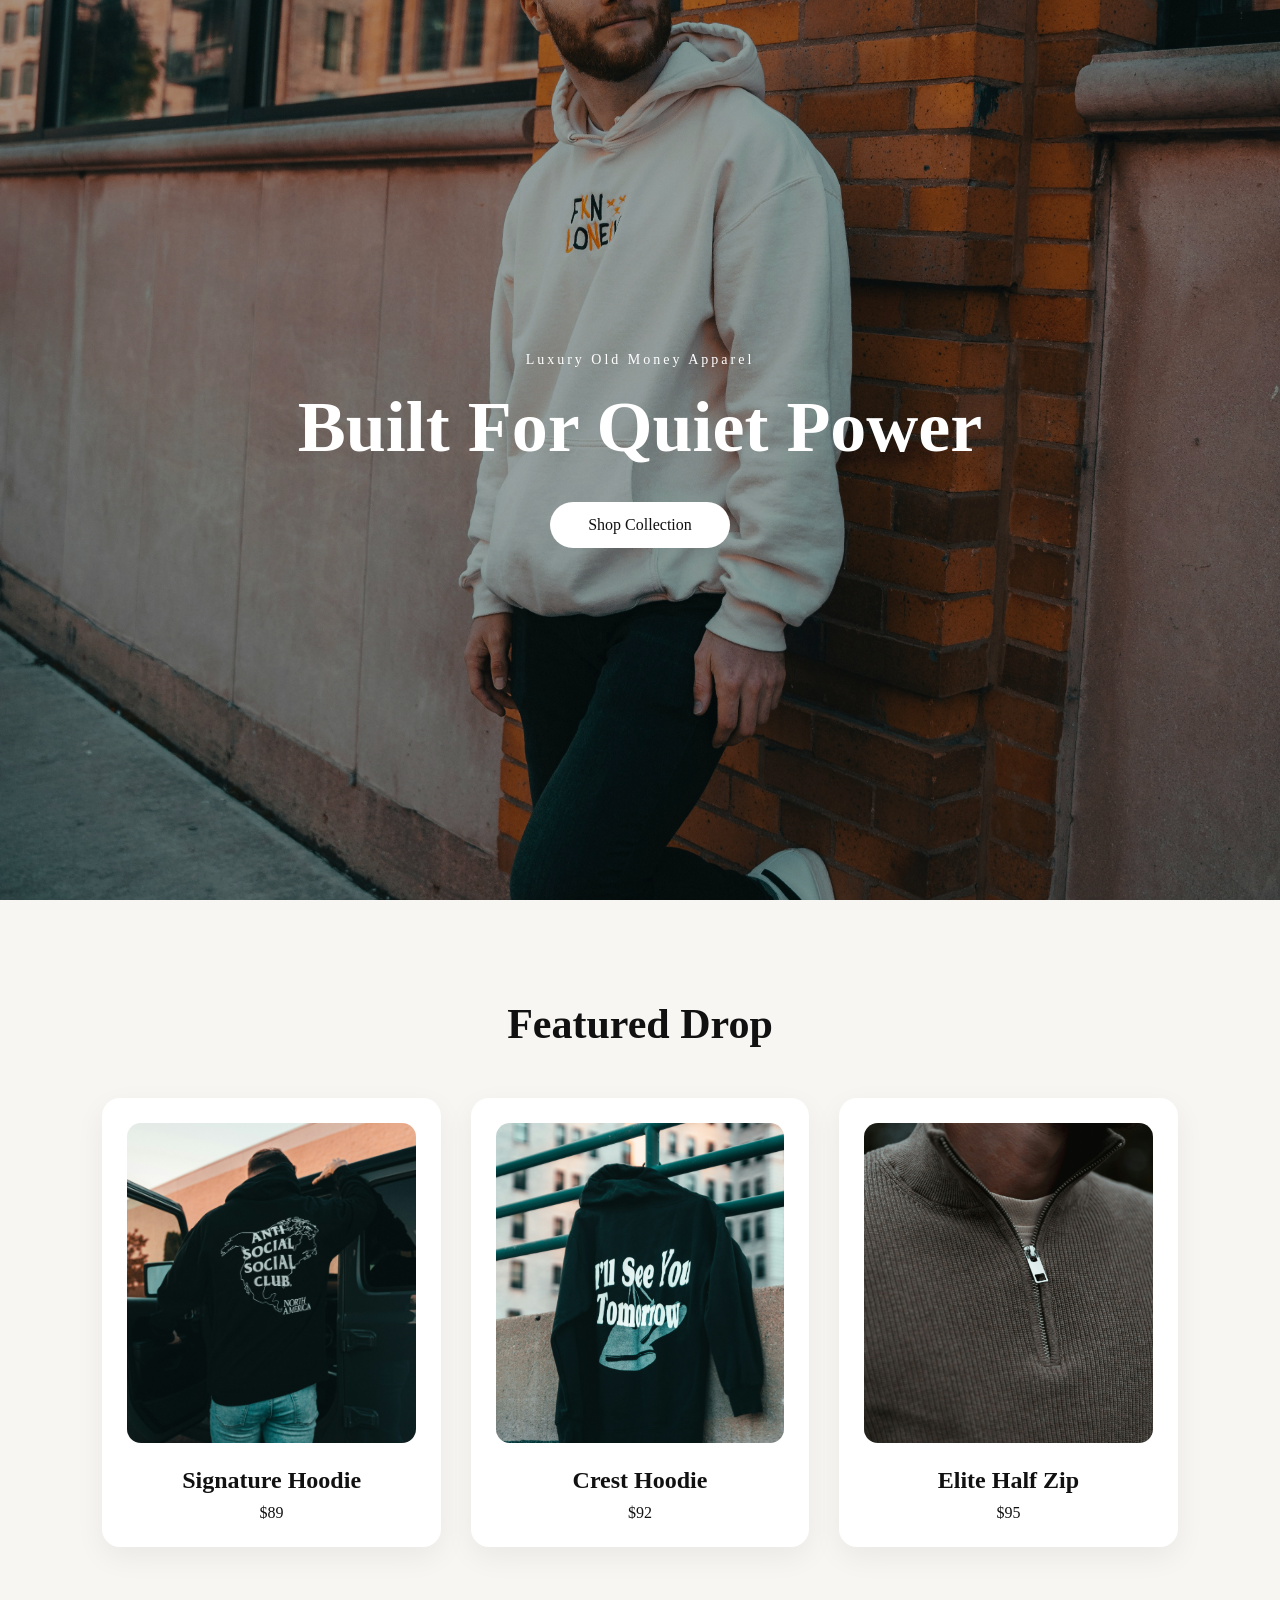
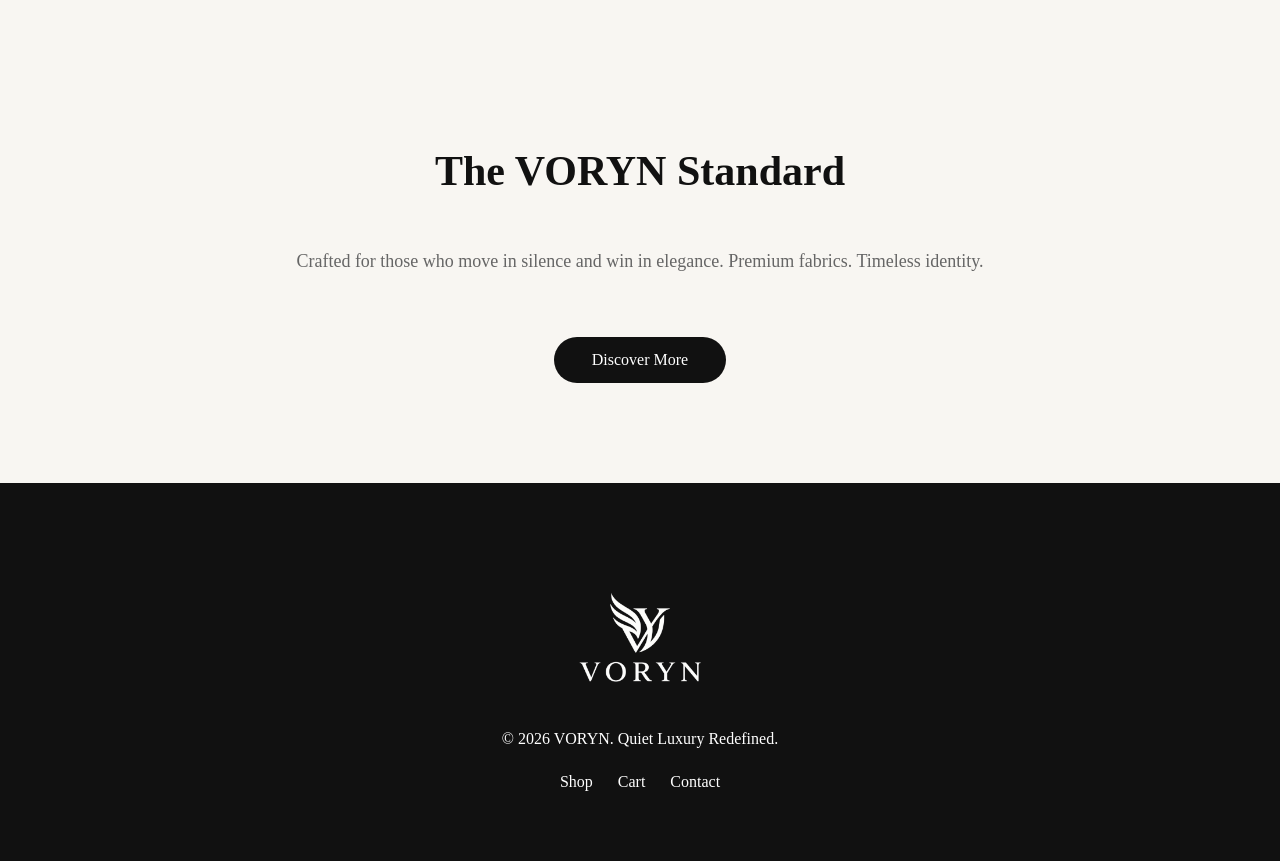
<file: voryn-website/index.html>
<!DOCTYPE html>
<html lang="en">
<head>
  <meta charset="UTF-8" />
  <meta name="viewport" content="width=device-width, initial-scale=1.0" />
  <title>VORYN | Luxury Streetwear</title>
  <link rel="stylesheet" href="index.css" />
</head>
<body>

  <!-- Loader -->
  <div class="loader">
    <img src="assets/logo-black.png" alt="VORYN Logo">
  </div>

  <!-- Header -->
  <header>
    <div class="logo">
      <img src="assets/logo-black.png" alt="VORYN">
    </div>

    <nav>
      <a href="index.html">Home</a>
      <a href="shop.html">Shop</a>
      <a href="account.html">Account</a>
      <a href="cart.html">Cart (<span id="cartCount">0</span>)</a>
    </nav>

    <div class="menu-btn">☰</div>
  </header>

  <!-- Hero Section -->
  <section class="hero">
    <div class="overlay"></div>

    <div class="hero-content">
      <p class="mini-text">Luxury Old Money Apparel</p>
      <h1>Built For Quiet Power</h1>
      <a href="shop.html" class="btn">Shop Collection</a>
    </div>
  </section>

  <!-- Featured Products -->
  <section class="featured">
    <h2>Featured Drop</h2>

    <div class="products">

    <a href="product.html?id=1" class="card">
        <img src="assets/hoodie1.png" alt="">
        <h3>Signature Hoodie</h3>
        <p>$89</p>
    </a>

    <a href="product.html?id=2" class="card">
        <img src="assets/hoodie2.png" alt="">
        <h3>Crest Hoodie</h3>
        <p>$92</p>
    </a>

    <a href="product.html?id=3" class="card">
        <img src="assets/halfzip1.png" alt="">
        <h3>Elite Half Zip</h3>
        <p>$95</p>
    </a>

    </div>
  </section>

  <!-- Brand Story -->
  <section class="about-preview">
    <h2>The VORYN Standard</h2>
    <p>
      Crafted for those who move in silence and win in elegance.
      Premium fabrics. Timeless identity.
    </p>
    <a href="about.html" class="btn dark">Discover More</a>
  </section>

  <!-- Footer -->
  <footer>
    <img src="assets/logo-white.png" alt="">
    <p>© 2026 VORYN. Quiet Luxury Redefined.</p>

    <div class="footer-links">
      <a href="shop.html">Shop</a>
      <a href="cart.html">Cart</a>
      <a href="contact.html">Contact</a>
    </div>
  </footer>

  <script src="index.js"></script>
</body>
</html>
</file>
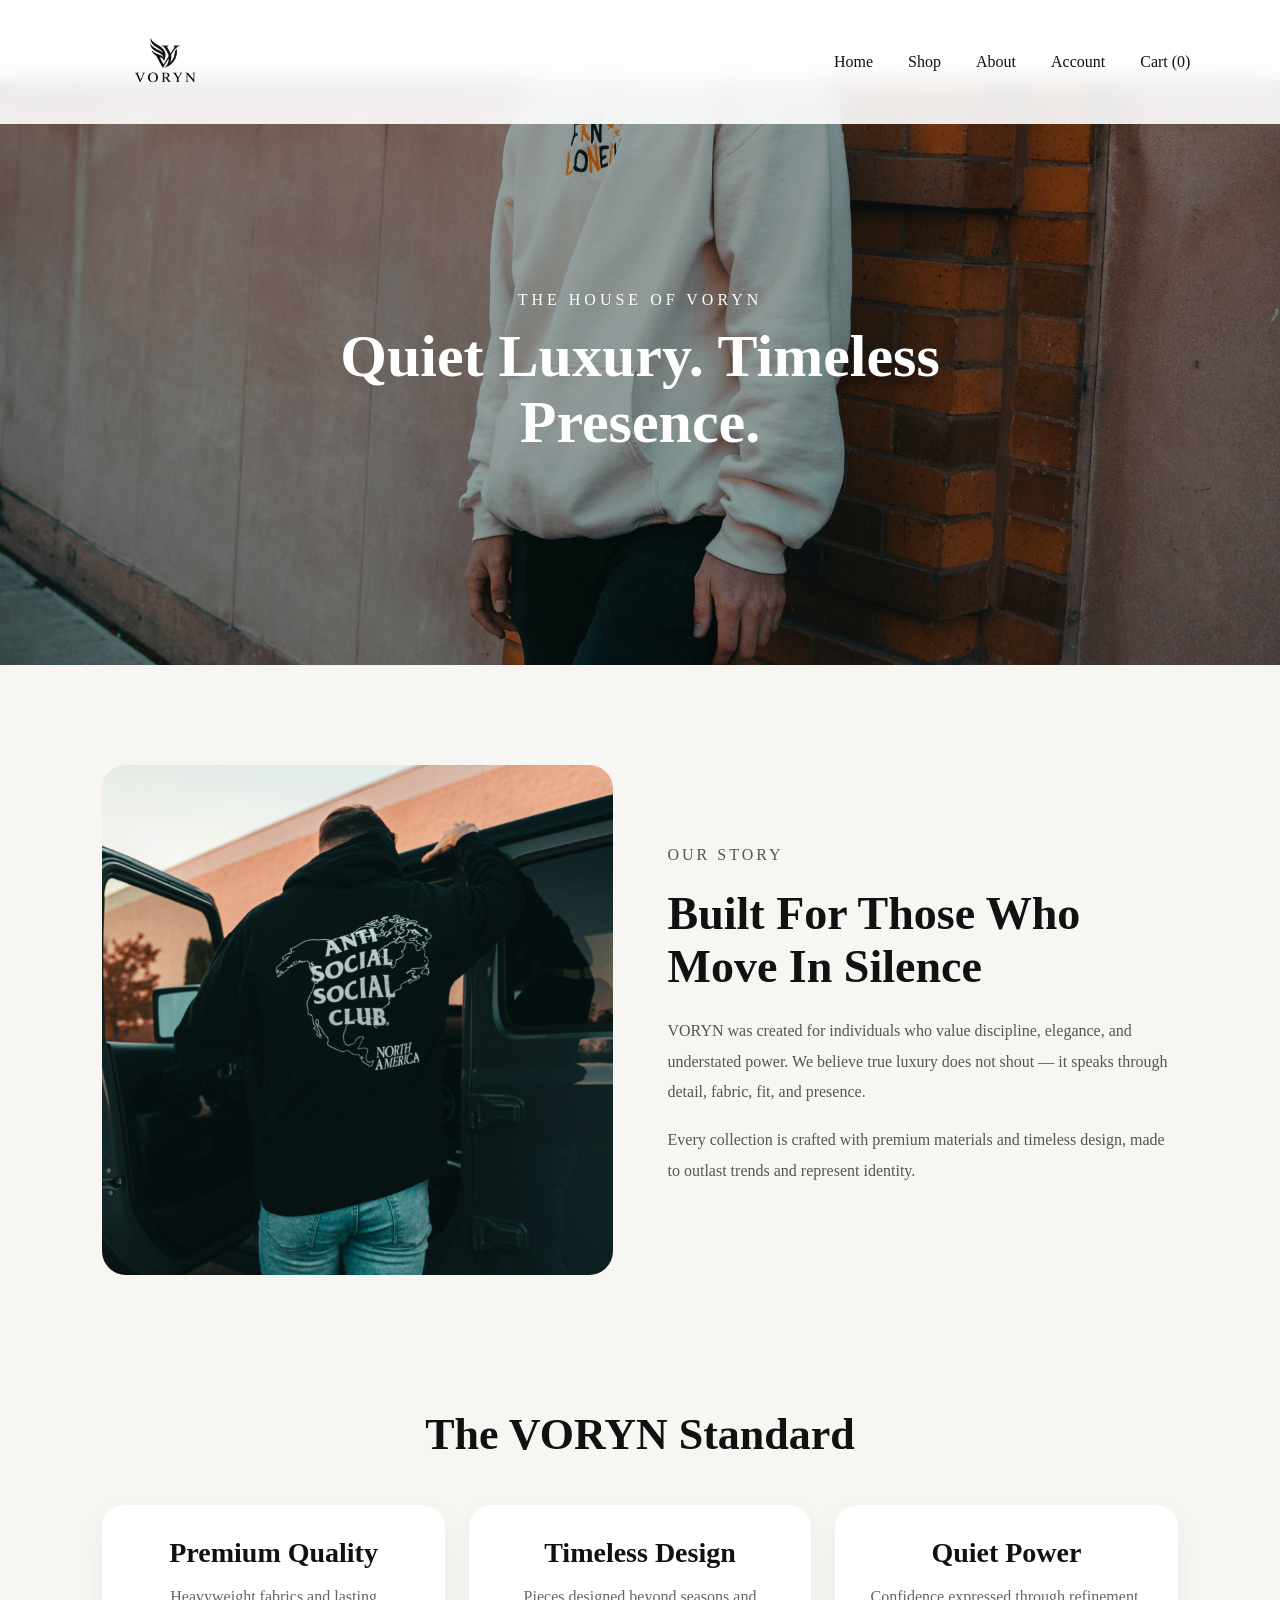
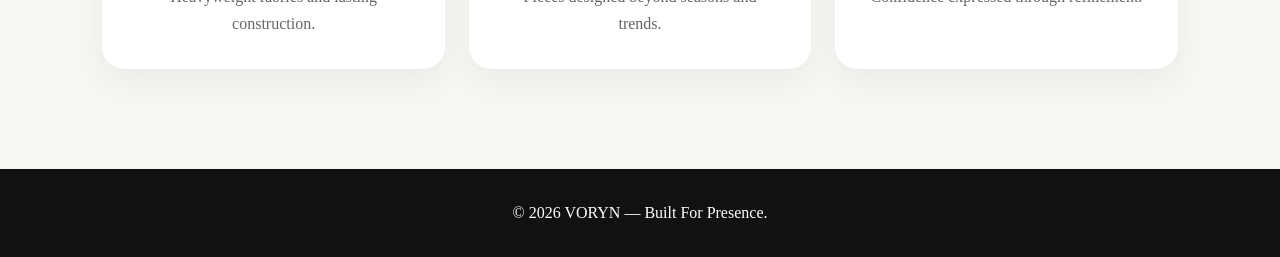
<file: voryn-website/about.html>
<!DOCTYPE html>
<html lang="en">
<head>
  <meta charset="UTF-8">
  <meta name="viewport" content="width=device-width, initial-scale=1.0">
  <title>VORYN | About</title>
  <link rel="stylesheet" href="about.css">
</head>
<body>

<header>
  <a href="index.html" class="logo">
    <img src="assets/logo-black.png" alt="VORYN">
  </a>

  <nav>
    <a href="index.html">Home</a>
    <a href="shop.html">Shop</a>
    <a href="about.html">About</a>
    <a href="account.html">Account</a>
    <a href="cart.html">Cart (<span id="cartCount">0</span>)</a>
  </nav>

  <div class="menu-btn">☰</div>
</header>

<section class="about-hero">
  <div class="overlay"></div>

  <div class="hero-content">
    <p>THE HOUSE OF VORYN</p>
    <h1>Quiet Luxury. Timeless Presence.</h1>
  </div>
</section>

<section class="story">

  <div class="story-left">
    <img src="assets/hoodie1.png" alt="">
  </div>

  <div class="story-right">
    <p class="mini">OUR STORY</p>
    <h2>Built For Those Who Move In Silence</h2>

    <p>
      VORYN was created for individuals who value discipline, elegance,
      and understated power. We believe true luxury does not shout —
      it speaks through detail, fabric, fit, and presence.
    </p>

    <p>
      Every collection is crafted with premium materials and timeless design,
      made to outlast trends and represent identity.
    </p>
  </div>

</section>

<section class="values">

  <h2>The VORYN Standard</h2>

  <div class="values-grid">

    <div class="value-card">
      <h3>Premium Quality</h3>
      <p>Heavyweight fabrics and lasting construction.</p>
    </div>

    <div class="value-card">
      <h3>Timeless Design</h3>
      <p>Pieces designed beyond seasons and trends.</p>
    </div>

    <div class="value-card">
      <h3>Quiet Power</h3>
      <p>Confidence expressed through refinement.</p>
    </div>

  </div>

</section>

<footer>
  <p>© 2026 VORYN — Built For Presence.</p>
</footer>

<script src="about.js"></script>
</body>
</html>
</file>
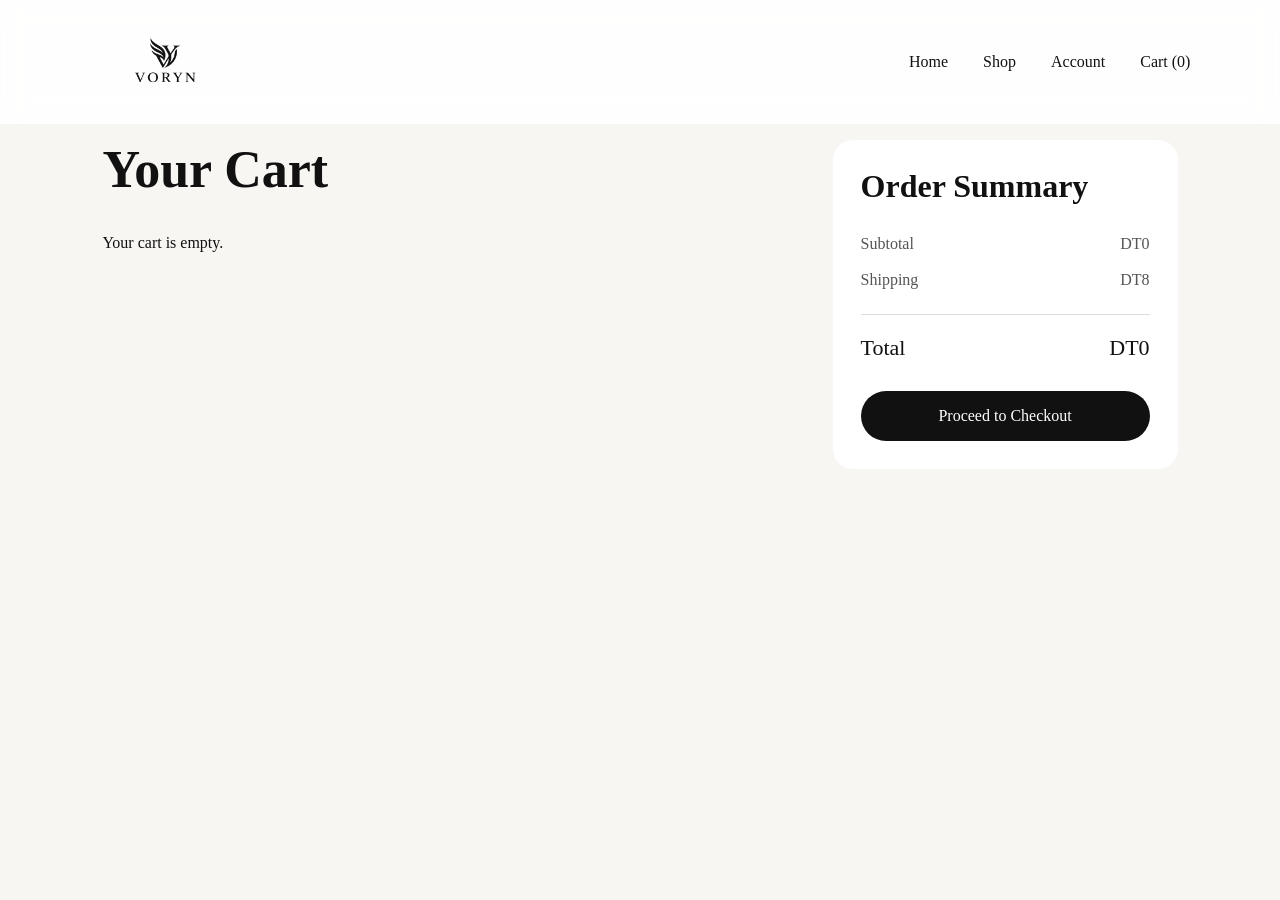
<file: voryn-website/cart.html>
<!DOCTYPE html>
<html lang="en">
<head>
  <meta charset="UTF-8">
  <meta name="viewport" content="width=device-width, initial-scale=1.0">
  <title>VORYN | Cart</title>
  <link rel="stylesheet" href="cart.css">
</head>
<body>

  <!-- Header -->
  <header>
    <a href="index.html" class="logo">
      <img src="assets/logo-black.png" alt="VORYN">
    </a>

    <nav>
      <a href="index.html">Home</a>
      <a href="shop.html">Shop</a>
      <a href="account.html">Account</a>
      <a href="cart.html">Cart (<span id="cartCount">0</span>)</a>
    </nav>

    <div class="menu-btn">☰</div>
  </header>

  <!-- Cart -->
  <section class="cart-page">

    <div class="cart-left">
      <h1>Your Cart</h1>

      <div id="cartItems"></div>
    </div>

    <div class="cart-right">
      <h2>Order Summary</h2>

      <div class="line">
        <span>Subtotal</span>
        <span>$184</span>
      </div>

      <div class="line">
        <span>Shipping</span>
        <span>DT8</span>
      </div>

      <div class="line total">
        <span>Total</span>
        <span>$196</span>
      </div>

      <a href="checkout.html" class="checkout-btn">Proceed to Checkout</a>
    </div>

  </section>

  <script src="cart.js"></script>
</body>
</html>
</file>
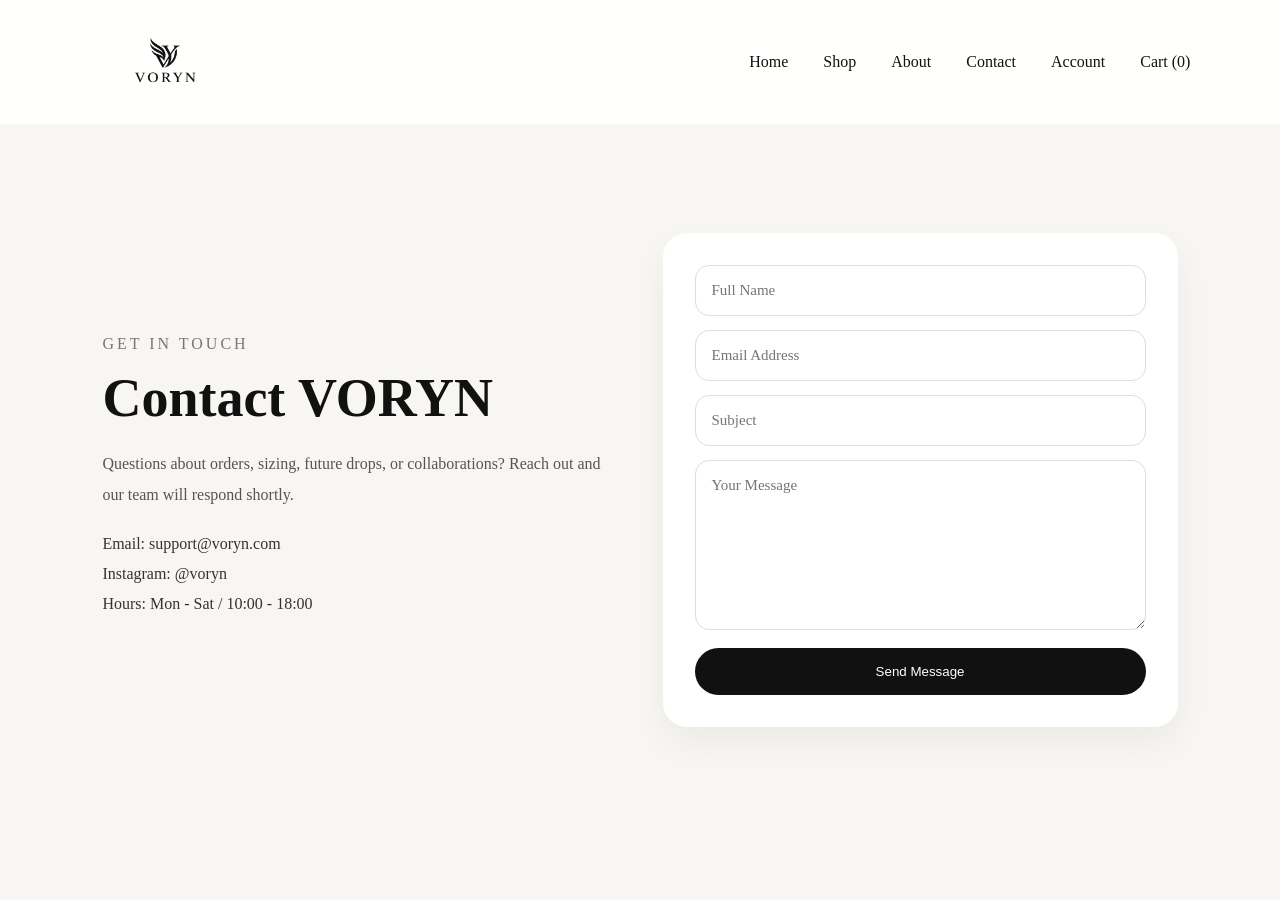
<file: voryn-website/contact.html>
<!DOCTYPE html>
<html lang="en">
<head>
  <meta charset="UTF-8">
  <meta name="viewport" content="width=device-width, initial-scale=1.0">
  <title>VORYN | Contact</title>
  <link rel="stylesheet" href="contact.css">
</head>
<body>

<header>
  <a href="index.html" class="logo">
    <img src="assets/logo-black.png" alt="VORYN">
  </a>

  <nav>
    <a href="index.html">Home</a>
    <a href="shop.html">Shop</a>
    <a href="about.html">About</a>
    <a href="contact.html">Contact</a>
    <a href="account.html">Account</a>
    <a href="cart.html">Cart (<span id="cartCount">0</span>)</a>
  </nav>

  <div class="menu-btn">☰</div>
</header>

<section class="contact-page">

  <div class="contact-left">
    <p class="mini">GET IN TOUCH</p>
    <h1>Contact VORYN</h1>

    <p class="text">
      Questions about orders, sizing, future drops, or collaborations?
      Reach out and our team will respond shortly.
    </p>

    <div class="info">
      <p>Email: support@voryn.com</p>
      <p>Instagram: @voryn</p>
      <p>Hours: Mon - Sat / 10:00 - 18:00</p>
    </div>
  </div>

  <div class="contact-right">
    <form>
      <input type="text" placeholder="Full Name" required>
      <input type="email" placeholder="Email Address" required>
      <input type="text" placeholder="Subject" required>
      <textarea placeholder="Your Message" required></textarea>

      <button type="submit">Send Message</button>
    </form>
  </div>

</section>

<script src="contact.js"></script>
</body>
</html>
</file>
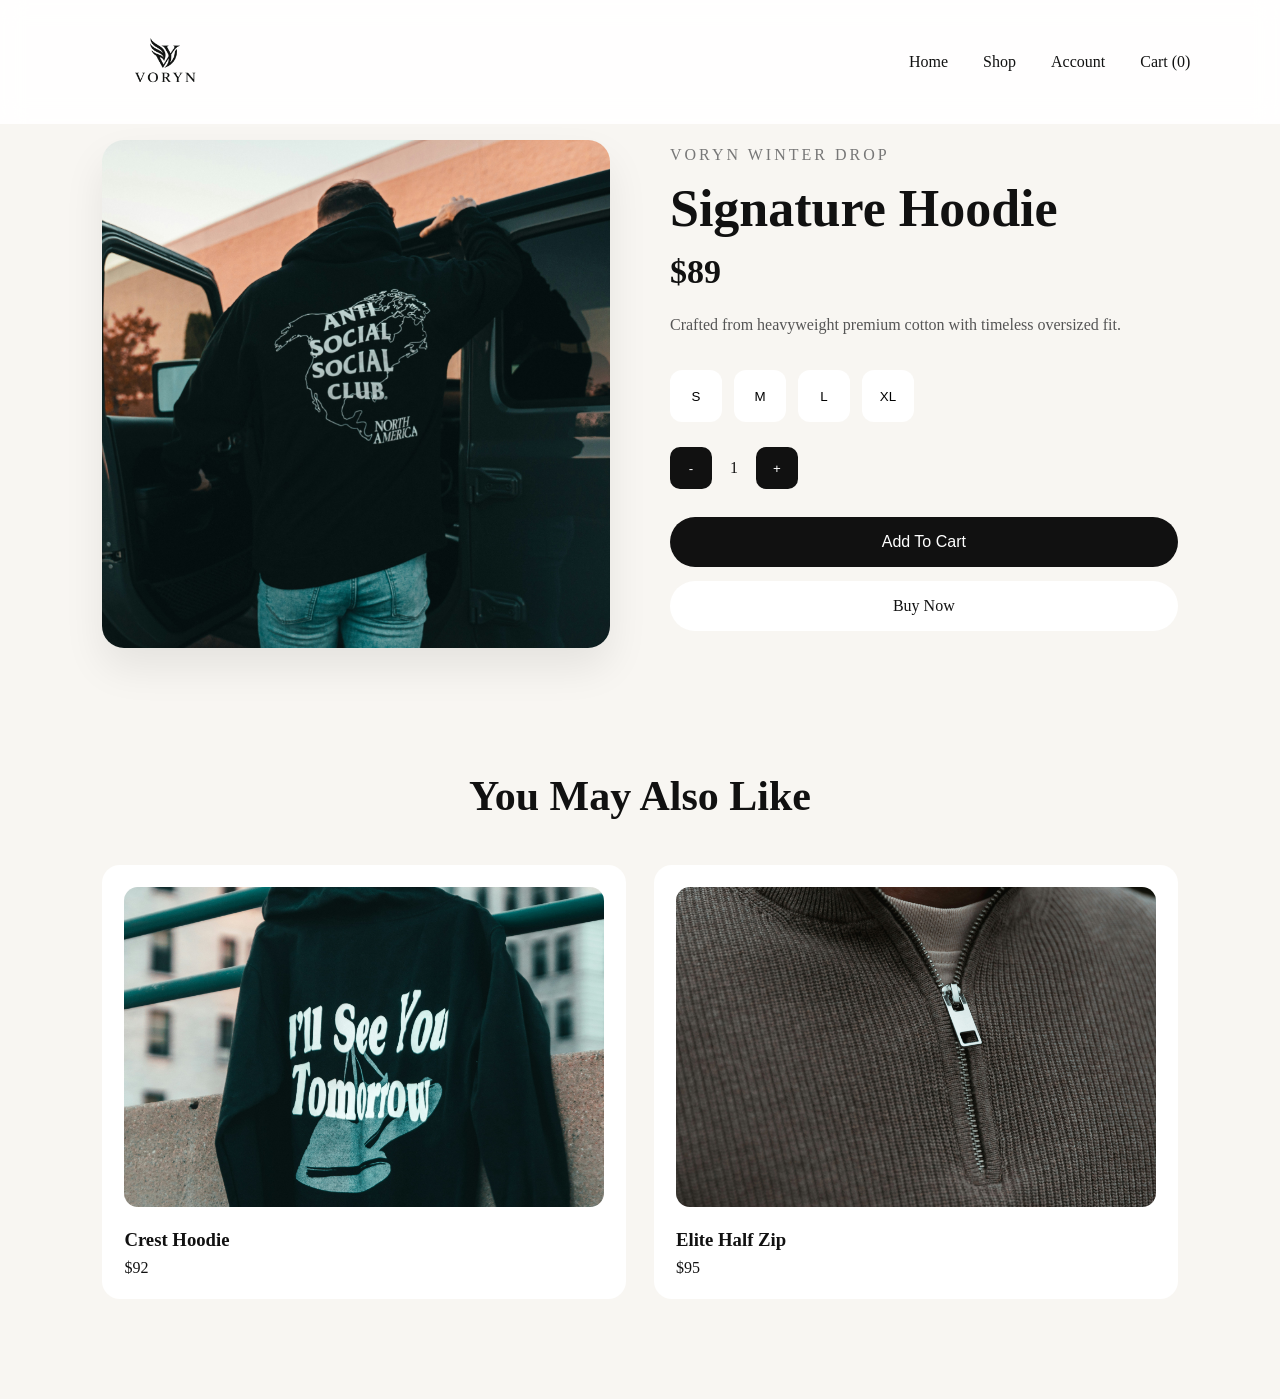
<file: voryn-website/product.html>
<!DOCTYPE html>
<html lang="en">
<head>
  <meta charset="UTF-8">
  <meta name="viewport" content="width=device-width, initial-scale=1.0">
  <title>VORYN | Product</title>
  <link rel="stylesheet" href="product.css">
</head>
<body>

  <!-- Header -->
  <header>
    <a href="index.html" class="logo">
      <img src="assets/logo-black.png" alt="VORYN">
    </a>

    <nav>
      <a href="index.html">Home</a>
      <a href="shop.html">Shop</a>
      <a href="account.html">Account</a>
      <a href="cart.html">Cart (<span id="cartCount">0</span>)</a>
    </nav>

    <div class="menu-btn">☰</div>
  </header>

  <!-- Product Section -->
  <section class="product-page">

    <div class="product-image">
      <img src="assets/hoodie1.png" alt="VORYN Hoodie">
    </div>

    <div class="product-info">
      <p class="mini">VORYN WINTER DROP</p>
      <h1>Signature Hoodie</h1>
      <h2>$89</h2>

      <p class="desc">
        Crafted from heavyweight premium cotton with a timeless oversized fit.
        Designed for silent confidence and everyday luxury.
      </p>

      <div class="sizes">
        <button>S</button>
        <button>M</button>
        <button>L</button>
        <button>XL</button>
      </div>

      <div class="qty-box">
        <button id="minus">-</button>
        <span id="qty">1</span>
        <button id="plus">+</button>
      </div>

      <button 
        class="add-cart"
        data-name="Signature Hoodie"
        data-price="89"
        data-image="assets/hoodie1.jpg">
        Add To Cart
      </button>
      <a href="checkout.html" class="buy-now">Buy Now</a>

    </div>

  </section>

  <!-- Related -->
  <section class="related">
    <h2>You May Also Like</h2>

    <div class="related-grid">

      <a href="shop.html" class="r-card">
        <img src="assets/hoodie2.png" alt="">
        <h3>Crest Hoodie</h3>
        <p>$92</p>
      </a>

      <a href="shop.html" class="r-card">
        <img src="assets/halfzip1.png" alt="">
        <h3>Elite Half Zip</h3>
        <p>$95</p>
      </a>

    </div>
  </section>

  <script src="product.js"></script>
</body>
</html>
</file>
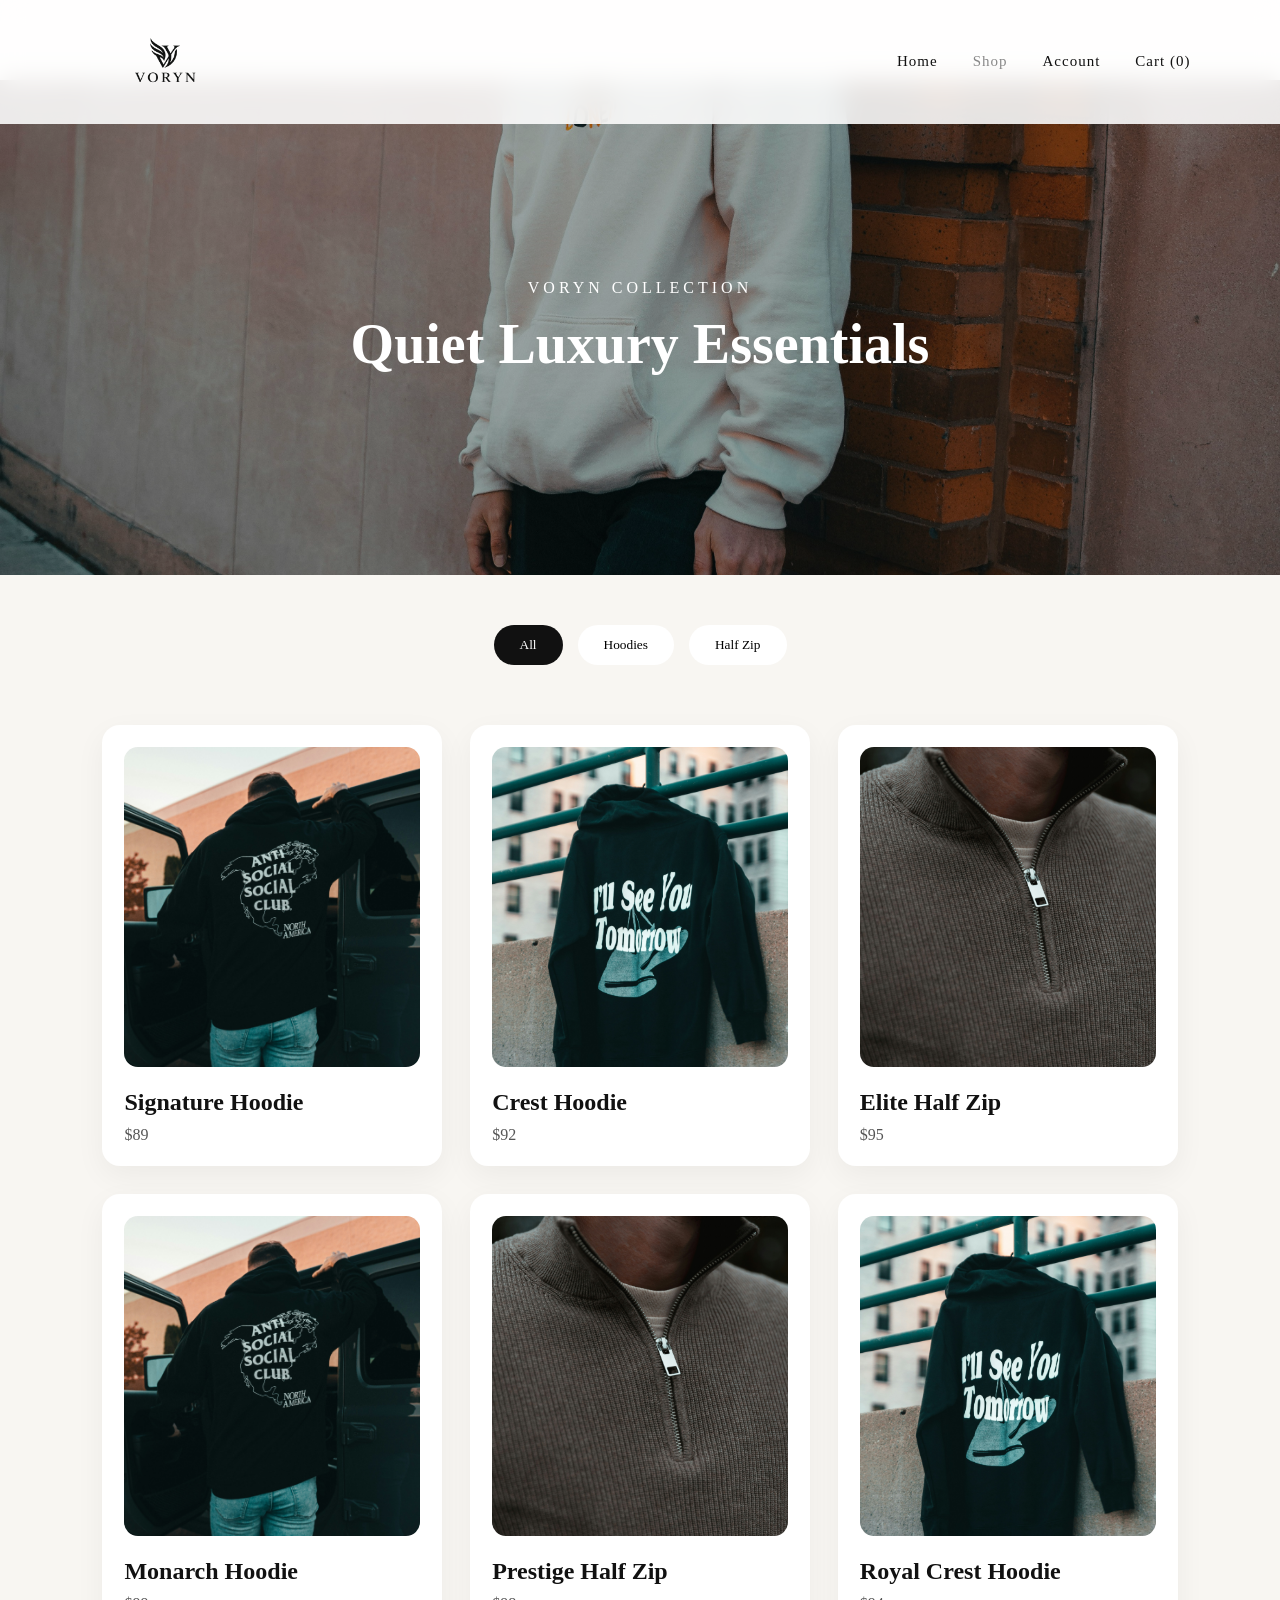
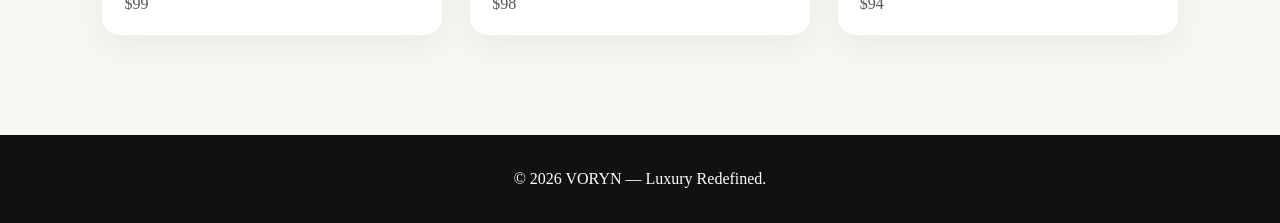
<file: voryn-website/shop.html>
<!DOCTYPE html>
<html lang="en">
<head>
  <meta charset="UTF-8">
  <meta name="viewport" content="width=device-width, initial-scale=1.0">
  <title>VORYN | Shop</title>
  <link rel="stylesheet" href="shop.css">
</head>
<body>

  <!-- Header -->
  <header>
    <a href="index.html" class="logo">
      <img src="assets/logo-black.png" alt="VORYN">
    </a>

    <nav>
      <a href="index.html">Home</a>
      <a href="shop.html" class="active">Shop</a>
      <a href="account.html">Account</a>
      <a href="cart.html">Cart (<span id="cartCount">0</span>)</a>
    </nav>

    <div class="menu-btn">☰</div>
  </header>

  <!-- Hero -->
  <section class="shop-hero">
    <div class="overlay"></div>
    <div class="hero-content">
      <p>VORYN COLLECTION</p>
      <h1>Quiet Luxury Essentials</h1>
    </div>
  </section>

  <!-- Filters -->
  <section class="filters">
    <button class="filter-btn active" data-filter="all">All</button>
    <button class="filter-btn" data-filter="hoodie">Hoodies</button>
    <button class="filter-btn" data-filter="halfzip">Half Zip</button>
  </section>

  <!-- Products -->
  <section class="shop-products">

    <a href="product.html?id=1" class="product-card hoodie">
      <img src="assets/hoodie1.png" alt="">
      <h3>Signature Hoodie</h3>
      <p>$89</p>
    </a>

    <a href="product.html?id=2" class="product-card hoodie">
      <img src="assets/hoodie2.png" alt="">
      <h3>Crest Hoodie</h3>
      <p>$92</p>
    </a>

    <a href="product.html?id=3" class="product-card halfzip">
      <img src="assets/halfzip1.png" alt="">
      <h3>Elite Half Zip</h3>
      <p>$95</p>
    </a>

    <a href="product.html?id=4" class="product-card hoodie">
      <img src="assets/hoodie1.png" alt="">
      <h3>Monarch Hoodie</h3>
      <p>$99</p>
    </a>

    <a href="product.html?id=5" class="product-card halfzip">
      <img src="assets/halfzip1.png" alt="">
      <h3>Prestige Half Zip</h3>
      <p>$98</p>
    </a>

    <a href="product.html?id=6" class="product-card hoodie">
      <img src="assets/hoodie2.png" alt="">
      <h3>Royal Crest Hoodie</h3>
      <p>$94</p>
    </a>

  </section>

  <!-- Footer -->
  <footer>
    <p>© 2026 VORYN — Luxury Redefined.</p>
  </footer>

  <script src="shop.js"></script>
</body>
</html>
</file>
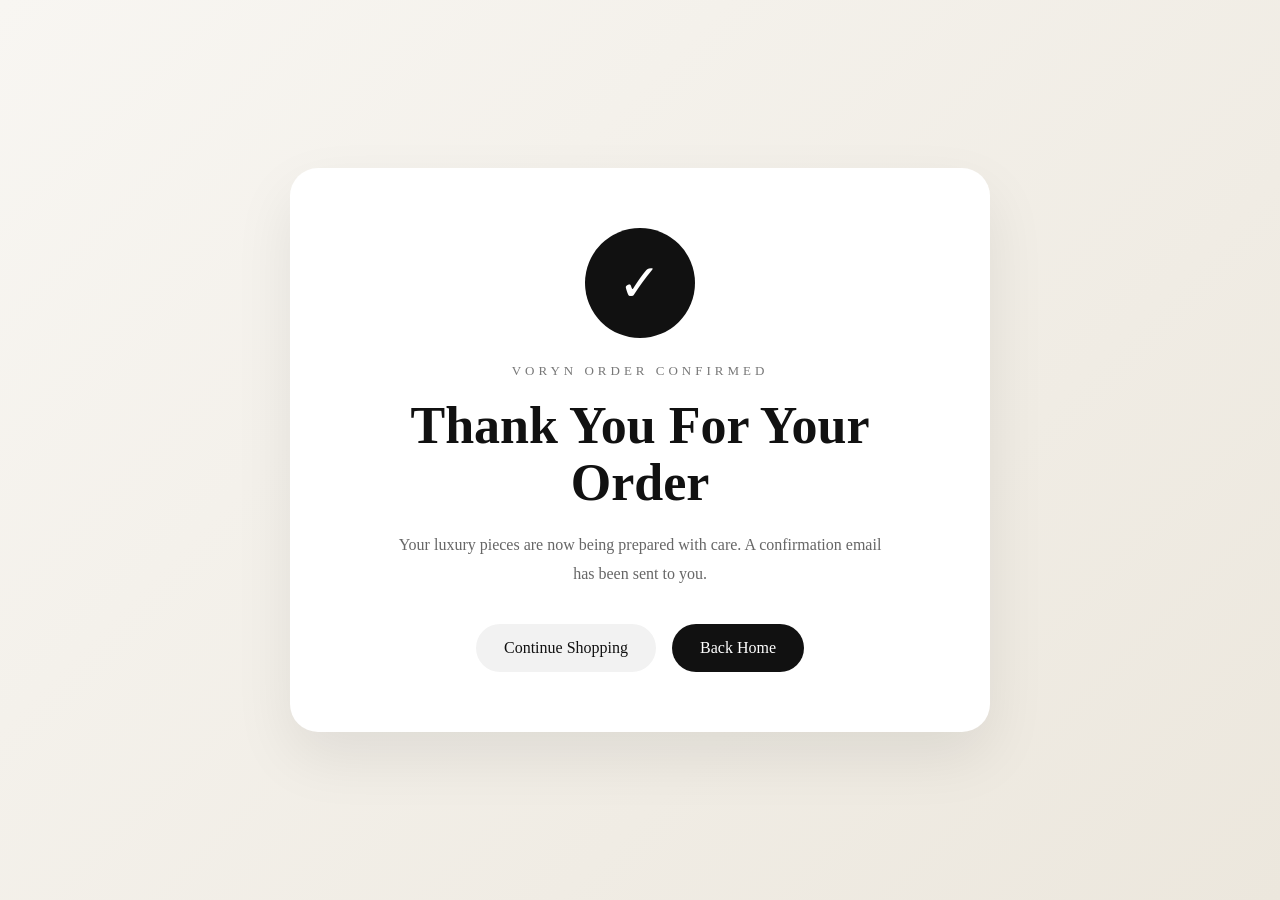
<file: voryn-website/success.html>
<!DOCTYPE html>
<html lang="en">
<head>
  <meta charset="UTF-8">
  <meta name="viewport" content="width=device-width, initial-scale=1.0">
  <title>VORYN | Order Success</title>
  <link rel="stylesheet" href="success.css">
</head>
<body>

<section class="success-page">

  <div class="success-box">
    <div class="checkmark">✓</div>

    <p class="mini">VORYN ORDER CONFIRMED</p>

    <h1>Thank You For Your Order</h1>

    <p class="text">
      Your luxury pieces are now being prepared with care.
      A confirmation email has been sent to you.
    </p>

    <div class="buttons">
      <a href="shop.html">Continue Shopping</a>
      <a href="index.html" class="dark">Back Home</a>
    </div>
  </div>

</section>

<script src="success.js"></script>
</body>
</html>
</file>
<file: voryn-website/index.css>
*{
  margin:0;
  padding:0;
  box-sizing:border-box;
}

html{
  scroll-behavior:smooth;
}

body{
  font-family:Georgia, serif;
  background:#f8f6f2;
  color:#111;
  overflow-x:hidden;
}

/* Loader */
.loader{
  position:fixed;
  inset:0;
  background:#f8f6f2;
  display:flex;
  justify-content:center;
  align-items:center;
  z-index:9999;
  transition:1s;
}

.loader img{
  width:600px;
  animation:grow 1s ease-in-out infinite alternate;
}

@keyframes grow{
  from{width: 100px;}
  to{width: 600px;}
}

/* Header */
header {
  position: fixed;
  top: 0;
  left: 0;
  width: 100%;
  padding: 10px 7%;
  display: flex;
  justify-content: space-between;
  align-items: center;
  z-index: 1000;
  background: rgba(255, 255, 255, .75);
  backdrop-filter: blur(12px);
  
  /* Initial State: Hidden */
  transform: translateY(-100%); 
  transition: transform 0.6s ease-in-out;
}

/* The class JS will add when you scroll down */
header.scrolled {
  transform: translateY(0);
}

.logo img{
  width:150px;
}

nav{
  display:flex;
  gap:35px;
}

nav a{
  text-decoration:none;
  color:#111;
  font-size:15px;
  letter-spacing:1px;
  transition:.3s;
}

nav a:hover{
  color:#777;
}

.menu-btn{
  display:none;
  font-size:28px;
  cursor:pointer;
}

/* Hero */
.hero{
  height:100vh;
  background:url("assets/hero.png") center/cover no-repeat;
  position:relative;
  display:flex;
  align-items:center;
  justify-content:center;
  text-align:center;
}

.overlay{
  position:absolute;
  inset:0;
  background:rgba(0,0,0,.35);
}

.hero-content{
  position:relative;
  z-index:2;
  color:#fff;
  animation:fadeUp 1.5s ease;
}

.mini-text{
  letter-spacing:3px;
  margin-bottom:20px;
  font-size:14px;
}

.hero-content h1{
  font-size:72px;
  max-width:800px;
  margin:auto;
  line-height:1.1;
}

.btn{
  display:inline-block;
  margin-top:35px;
  padding:14px 38px;
  background:#fff;
  color:#111;
  text-decoration:none;
  border-radius:40px;
  transition:.4s;
}

.btn:hover{
  transform:translateY(-10px);
}

.dark{
  background:#111;
  color:#fff;
}

/* Sections */
section{
  padding:100px 8%;
}

.featured h2,
.about-preview h2{
  font-size:42px;
  margin-bottom:50px;
  text-align:center;
}

.products{
  display:grid;
  grid-template-columns:repeat(3,1fr);
  gap:30px;
}

.card{
  background:#fff;
  padding:25px;
  border-radius:18px;
  text-align:center;
  box-shadow:0 10px 30px rgba(0,0,0,.06);
  transition:.4s;
  opacity:0;
  transform:translateY(50px);
}

.card.show{
  opacity:1;
  transform:translateY(0);
}

.card:hover{
  transform:translateY(-10px);
}

.card img{
  width:100%;
  height:320px;
  object-fit:cover;
  border-radius:14px;
}

.card h3{
  margin:20px 0 10px;
  font-size:24px;
}

.about-preview{
  text-align:center;
}

.about-preview p{
  max-width:700px;
  margin:0 auto 25px;
  color:#666;
  line-height:1.8;
  font-size:18px;
}

/* Footer */
footer{
  background:#111;
  color:#fff;
  text-align:center;
  padding:70px 8%;
}

footer img{
  width:300px;
  margin-bottom:5px;
}

.footer-links{
  margin-top:25px;
  display:flex;
  justify-content:center;
  gap:25px;
}

.footer-links a{
  color:#fff;
  text-decoration:none;
}

/* Animations */
@keyframes fadeUp{
  from{
    opacity:0;
    transform:translateY(50px);
  }
  to{
    opacity:1;
    transform:translateY(0);
  }
}

/* Mobile */
@media(max-width:900px){

  nav{
    display:none;
  }

  .menu-btn{
    display:block;
  }

  .hero-content h1{
    font-size:48px;
  }

  .products{
    grid-template-columns:1fr;
  }

}

.card{
  text-decoration:none;
  color:#111;
  display:block;
}
</file>
<file: voryn-website/about.css>
*{
  margin:0;
  padding:0;
  box-sizing:border-box;
}

body{
  font-family:Georgia, serif;
  background:#f8f6f2;
  color:#111;
  overflow-x:hidden;
}

/* Header */
header{
  position:fixed;
  top:0;
  left:0;
  width:100%;
  padding:18px 7%;
  display:flex;
  justify-content:space-between;
  align-items:center;
  background:rgba(255,255,255,.9);
  backdrop-filter:blur(12px);
  z-index:1000;
}

.logo img{
  width:150px;
}

nav{
  display:flex;
  gap:35px;
}

nav a{
  text-decoration:none;
  color:#111;
}

.menu-btn{
  display:none;
  font-size:28px;
  cursor:pointer;
}

/* Hero */
.about-hero{
  height:65vh;
  margin-top:80px;
  background:url("assets/hero.png") center/cover no-repeat;
  position:relative;
  display:flex;
  justify-content:center;
  align-items:center;
  text-align:center;
}

.overlay{
  position:absolute;
  inset:0;
  background:rgba(0,0,0,.35);
}

.hero-content{
  position:relative;
  z-index:2;
  color:#fff;
}

.hero-content p{
  letter-spacing:4px;
  margin-bottom:14px;
}

.hero-content h1{
  font-size:60px;
  max-width:850px;
  line-height:1.1;
}

/* Story */
.story{
  padding:100px 8%;
  display:grid;
  grid-template-columns:1fr 1fr;
  gap:55px;
  align-items:center;
}

.story-left img{
  width:100%;
  border-radius:24px;
}

.mini{
  letter-spacing:3px;
  color:#777;
  margin-bottom:15px;
}

.story-right h2{
  font-size:46px;
  margin-bottom:22px;
  line-height:1.15;
}

.story-right p{
  color:#555;
  line-height:1.9;
  margin-bottom:18px;
}

/* Values */
.values{
  padding:30px 8% 100px;
}

.values h2{
  text-align:center;
  font-size:44px;
  margin-bottom:45px;
}

.values-grid{
  display:grid;
  grid-template-columns:repeat(3,1fr);
  gap:24px;
}

.value-card{
  background:#fff;
  padding:32px;
  border-radius:22px;
  text-align:center;
  box-shadow:0 12px 30px rgba(0,0,0,.05);
}

.value-card h3{
  font-size:28px;
  margin-bottom:14px;
}

.value-card p{
  color:#666;
  line-height:1.7;
}

/* Footer */
footer{
  background:#111;
  color:#fff;
  text-align:center;
  padding:35px;
}

/* Mobile */
@media(max-width:900px){

  nav{
    display:none;
  }

  .menu-btn{
    display:block;
  }

  .story,
  .values-grid{
    grid-template-columns:1fr;
  }

  .hero-content h1{
    font-size:38px;
  }

  .story-right h2,
  .values h2{
    font-size:34px;
  }

}
</file>
<file: voryn-website/cart.css>
*{
  margin:0;
  padding:0;
  box-sizing:border-box;
}

body{
  font-family:Georgia, serif;
  background:#f8f6f2;
  color:#111;
}

/* Header */
header{
  position:fixed;
  top:0;
  left:0;
  width:100%;
  padding:18px 7%;
  display:flex;
  justify-content:space-between;
  align-items:center;
  background:rgba(255,255,255,.9);
  backdrop-filter:blur(12px);
  z-index:1000;
}

.logo img{
  width:150px;
}

nav{
  display:flex;
  gap:35px;
}

nav a{
  text-decoration:none;
  color:#111;
}

.menu-btn{
  display:none;
  font-size:28px;
  cursor:pointer;
}

/* Cart */
.cart-page{
  padding:140px 8% 80px;
  display:grid;
  grid-template-columns:2fr 1fr;
  gap:40px;
}

.cart-left h1{
  font-size:52px;
  margin-bottom:35px;
}

.cart-item{
  display:grid;
  grid-template-columns:140px 1fr auto;
  gap:20px;
  align-items:center;
  background:#fff;
  padding:20px;
  border-radius:20px;
  margin-bottom:22px;
}

.cart-item img{
  width:100%;
  border-radius:16px;
}

.item-info h3{
  margin-bottom:10px;
  font-size:24px;
}

.item-info p{
  color:#666;
  margin-bottom:6px;
}

.item-qty{
  display:flex;
  align-items:center;
  gap:14px;
}

.item-qty button{
  width:38px;
  height:38px;
  border:none;
  border-radius:10px;
  background:#111;
  color:#fff;
  cursor:pointer;
}

/* Summary */
.cart-right{
  background:#fff;
  padding:28px;
  border-radius:20px;
  height:fit-content;
  position:sticky;
  top:120px;
}

.cart-right h2{
  margin-bottom:30px;
  font-size:32px;
}

.line{
  display:flex;
  justify-content:space-between;
  margin-bottom:18px;
  color:#555;
}

.total{
  margin-top:25px;
  padding-top:20px;
  border-top:1px solid #ddd;
  color:#111;
  font-size:22px;
}

.checkout-btn{
  display:block;
  margin-top:30px;
  text-align:center;
  padding:16px;
  background:#111;
  color:#fff;
  text-decoration:none;
  border-radius:40px;
  transition:.3s;
}

.checkout-btn:hover{
  transform:translateY(-4px);
}

/* Mobile */
@media(max-width:900px){

  nav{
    display:none;
  }

  .menu-btn{
    display:block;
  }

  .cart-page{
    grid-template-columns:1fr;
  }

  .cart-item{
    grid-template-columns:1fr;
    text-align:center;
  }

  .cart-left h1{
    font-size:38px;
  }

}
</file>
<file: voryn-website/contact.css>
*{
  margin:0;
  padding:0;
  box-sizing:border-box;
}

body{
  font-family:Georgia, serif;
  background:#f8f6f2;
  color:#111;
}

/* Header */
header{
  position:fixed;
  top:0;
  left:0;
  width:100%;
  padding:18px 7%;
  display:flex;
  justify-content:space-between;
  align-items:center;
  background:rgba(255,255,255,.92);
  backdrop-filter:blur(12px);
  z-index:1000;
}

.logo img{
  width:150px;
}

nav{
  display:flex;
  gap:35px;
}

nav a{
  text-decoration:none;
  color:#111;
}

.menu-btn{
  display:none;
  font-size:28px;
  cursor:pointer;
}

/* Contact */
.contact-page{
  min-height:100vh;
  padding:140px 8% 80px;
  display:grid;
  grid-template-columns:1fr 1fr;
  gap:45px;
  align-items:center;
}

.mini{
  letter-spacing:3px;
  color:#777;
  margin-bottom:14px;
}

.contact-left h1{
  font-size:54px;
  margin-bottom:20px;
}

.text{
  color:#555;
  line-height:1.9;
  margin-bottom:25px;
  max-width:520px;
}

.info p{
  margin-bottom:12px;
  color:#333;
}

.contact-right form{
  background:#fff;
  padding:32px;
  border-radius:24px;
  box-shadow:0 15px 35px rgba(0,0,0,.05);
}

input,
textarea{
  width:100%;
  padding:16px;
  border:1px solid #ddd;
  border-radius:14px;
  margin-bottom:14px;
  font-family:inherit;
  font-size:15px;
}

textarea{
  min-height:170px;
  resize:vertical;
}

button{
  width:100%;
  padding:16px;
  border:none;
  border-radius:40px;
  background:#111;
  color:#fff;
  cursor:pointer;
  transition:.3s;
}

button:hover{
  transform:translateY(-4px);
}

/* Mobile */
@media(max-width:900px){

  nav{
    display:none;
  }

  .menu-btn{
    display:block;
  }

  .contact-page{
    grid-template-columns:1fr;
  }

  .contact-left h1{
    font-size:38px;
  }

  .contact-right form{
    padding:24px;
  }

}
</file>
<file: voryn-website/product.css>
*{
  margin:0;
  padding:0;
  box-sizing:border-box;
}

body{
  font-family:Georgia, serif;
  background:#f8f6f2;
  color:#111;
  overflow-x:hidden;
}

/* Header */
header{
  position:fixed;
  top:0;
  left:0;
  width:100%;
  padding:18px 7%;
  display:flex;
  justify-content:space-between;
  align-items:center;
  background:rgba(255,255,255,.9);
  backdrop-filter:blur(12px);
  z-index:1000;
}

.logo img{
  width:150px;
}

nav{
  display:flex;
  gap:35px;
}

nav a{
  text-decoration:none;
  color:#111;
}

.menu-btn{
  display:none;
  font-size:28px;
  cursor:pointer;
}

/* Product */
.product-page{
  padding:140px 8% 80px;
  display:grid;
  grid-template-columns:1fr 1fr;
  gap:60px;
  align-items:center;
}

.product-image img{
  width:100%;
  border-radius:22px;
  box-shadow:0 20px 40px rgba(0,0,0,.08);
}

.mini{
  letter-spacing:3px;
  color:#777;
  margin-bottom:15px;
}

.product-info h1{
  font-size:52px;
  margin-bottom:15px;
}

.product-info h2{
  font-size:34px;
  margin-bottom:20px;
}

.desc{
  color:#555;
  line-height:1.8;
  margin-bottom:30px;
}

/* Sizes */
.sizes{
  display:flex;
  gap:12px;
  margin-bottom:25px;
}

.sizes button{
  width:52px;
  height:52px;
  border:none;
  background:#fff;
  border-radius:12px;
  cursor:pointer;
  transition:.3s;
}

.sizes button:hover{
  background:#111;
  color:#fff;
}

/* Qty */
.qty-box{
  display:flex;
  align-items:center;
  gap:18px;
  margin-bottom:28px;
}

.qty-box button{
  width:42px;
  height:42px;
  border:none;
  border-radius:10px;
  background:#111;
  color:#fff;
  cursor:pointer;
}

/* Buttons */
.add-cart,
.buy-now{
  display:block;
  width:100%;
  padding:16px;
  border:none;
  text-align:center;
  text-decoration:none;
  border-radius:40px;
  margin-bottom:14px;
  font-size:16px;
  cursor:pointer;
  transition:.3s;
}

.add-cart{
  background:#111;
  color:#fff;
}

.buy-now{
  background:#fff;
  color:#111;
}

.add-cart:hover,
.buy-now:hover{
  transform:translateY(-4px);
}

/* Related */
.related{
  padding:40px 8% 100px;
}

.related h2{
  text-align:center;
  font-size:42px;
  margin-bottom:45px;
}

.related-grid{
  display:grid;
  grid-template-columns:repeat(2,1fr);
  gap:28px;
}

.r-card{
  background:#fff;
  padding:22px;
  border-radius:18px;
  text-decoration:none;
  color:#111;
}

.r-card img{
  width:100%;
  height:320px;
  object-fit:cover;
  border-radius:14px;
}

.r-card h3{
  margin:18px 0 8px;
}

/* Mobile */
@media(max-width:900px){

  nav{
    display:none;
  }

  .menu-btn{
    display:block;
  }

  .product-page{
    grid-template-columns:1fr;
  }

  .related-grid{
    grid-template-columns:1fr;
  }

  .product-info h1{
    font-size:38px;
  }

}
</file>
<file: voryn-website/shop.css>
*{
  margin:0;
  padding:0;
  box-sizing:border-box;
}

body{
  font-family:Georgia, serif;
  background:#f8f6f2;
  color:#111;
  overflow-x:hidden;
}

/* Header */
header{
  position:fixed;
  top:0;
  left:0;
  width:100%;
  padding:18px 7%;
  display:flex;
  justify-content:space-between;
  align-items:center;
  background:rgba(255,255,255,.88);
  backdrop-filter:blur(12px);
  z-index:1000;
}

.logo img{
  width:150px;
}

nav{
  display:flex;
  gap:35px;
}

nav a{
  text-decoration:none;
  color:#111;
  font-size:15px;
  letter-spacing:1px;
}

nav a.active,
nav a:hover{
  color:#888;
}

.menu-btn{
  display:none;
  font-size:28px;
  cursor:pointer;
}

/* Hero */
.shop-hero{
  height:55vh;
  background:url("assets/hero.png") center/cover no-repeat;
  position:relative;
  display:flex;
  align-items:center;
  justify-content:center;
  text-align:center;
  margin-top:80px;
}

.overlay{
  position:absolute;
  inset:0;
  background:rgba(0,0,0,.35);
}

.hero-content{
  position:relative;
  z-index:2;
  color:#fff;
}

.hero-content p{
  letter-spacing:4px;
  margin-bottom:15px;
}

.hero-content h1{
  font-size:56px;
}

/* Filters */
.filters{
  padding:50px 8% 20px;
  display:flex;
  justify-content:center;
  gap:15px;
  flex-wrap:wrap;
}

.filter-btn{
  border:none;
  padding:12px 26px;
  border-radius:30px;
  background:#fff;
  cursor:pointer;
  font-family:inherit;
  transition:.3s;
}

.filter-btn.active,
.filter-btn:hover{
  background:#111;
  color:#fff;
}

/* Products */
.shop-products{
  padding:40px 8% 100px;
  display:grid;
  grid-template-columns:repeat(3,1fr);
  gap:28px;
}

.product-card{
  background:#fff;
  border-radius:18px;
  padding:22px;
  text-decoration:none;
  color:#111;
  box-shadow:0 10px 30px rgba(0,0,0,.05);
  transition:.4s;
  opacity:0;
  transform:translateY(40px);
}

.product-card.show{
  opacity:1;
  transform:translateY(0);
}

.product-card:hover{
  transform:translateY(-10px);
}

.product-card img{
  width:100%;
  height:320px;
  object-fit:cover;
  border-radius:14px;
}

.product-card h3{
  margin:18px 0 10px;
  font-size:24px;
}

.product-card p{
  color:#555;
}

/* Footer */
footer{
  background:#111;
  color:#fff;
  text-align:center;
  padding:35px;
}

/* Mobile */
@media(max-width:900px){

  nav{
    display:none;
  }

  .menu-btn{
    display:block;
  }

  .shop-products{
    grid-template-columns:1fr;
  }

  .hero-content h1{
    font-size:38px;
  }
}
</file>
<file: voryn-website/success.css>
*{
  margin:0;
  padding:0;
  box-sizing:border-box;
}

body{
  font-family:Georgia, serif;
  background:linear-gradient(135deg,#f8f6f2,#ece7dd);
  color:#111;
  min-height:100vh;
}

.success-page{
  min-height:100vh;
  display:flex;
  justify-content:center;
  align-items:center;
  padding:30px;
}

.success-box{
  background:#fff;
  width:100%;
  max-width:700px;
  padding:60px 50px;
  border-radius:28px;
  text-align:center;
  box-shadow:0 25px 60px rgba(0,0,0,.08);
  animation:fadeUp 1.2s ease;
}

.checkmark{
  width:110px;
  height:110px;
  margin:0 auto 25px;
  border-radius:50%;
  background:#111;
  color:#fff;
  display:flex;
  justify-content:center;
  align-items:center;
  font-size:52px;
  animation:pop 0.8s ease;
}

.mini{
  letter-spacing:4px;
  font-size:13px;
  color:#777;
  margin-bottom:18px;
}

.success-box h1{
  font-size:52px;
  line-height:1.1;
  margin-bottom:20px;
}

.text{
  color:#666;
  line-height:1.8;
  max-width:500px;
  margin:0 auto 35px;
}

.buttons{
  display:flex;
  gap:16px;
  justify-content:center;
  flex-wrap:wrap;
}

.buttons a{
  padding:15px 28px;
  border-radius:40px;
  text-decoration:none;
  background:#f2f2f2;
  color:#111;
  transition:.3s;
}

.buttons a:hover{
  transform:translateY(-4px);
}

.buttons .dark{
  background:#111;
  color:#fff;
}

@keyframes fadeUp{
  from{
    opacity:0;
    transform:translateY(40px);
  }
  to{
    opacity:1;
    transform:translateY(0);
  }
}

@keyframes pop{
  0%{
    transform:scale(0);
  }
  80%{
    transform:scale(1.1);
  }
  100%{
    transform:scale(1);
  }
}

@media(max-width:700px){

  .success-box{
    padding:45px 25px;
  }

  .success-box h1{
    font-size:36px;
  }

  .checkmark{
    width:90px;
    height:90px;
    font-size:42px;
  }

}
</file>
